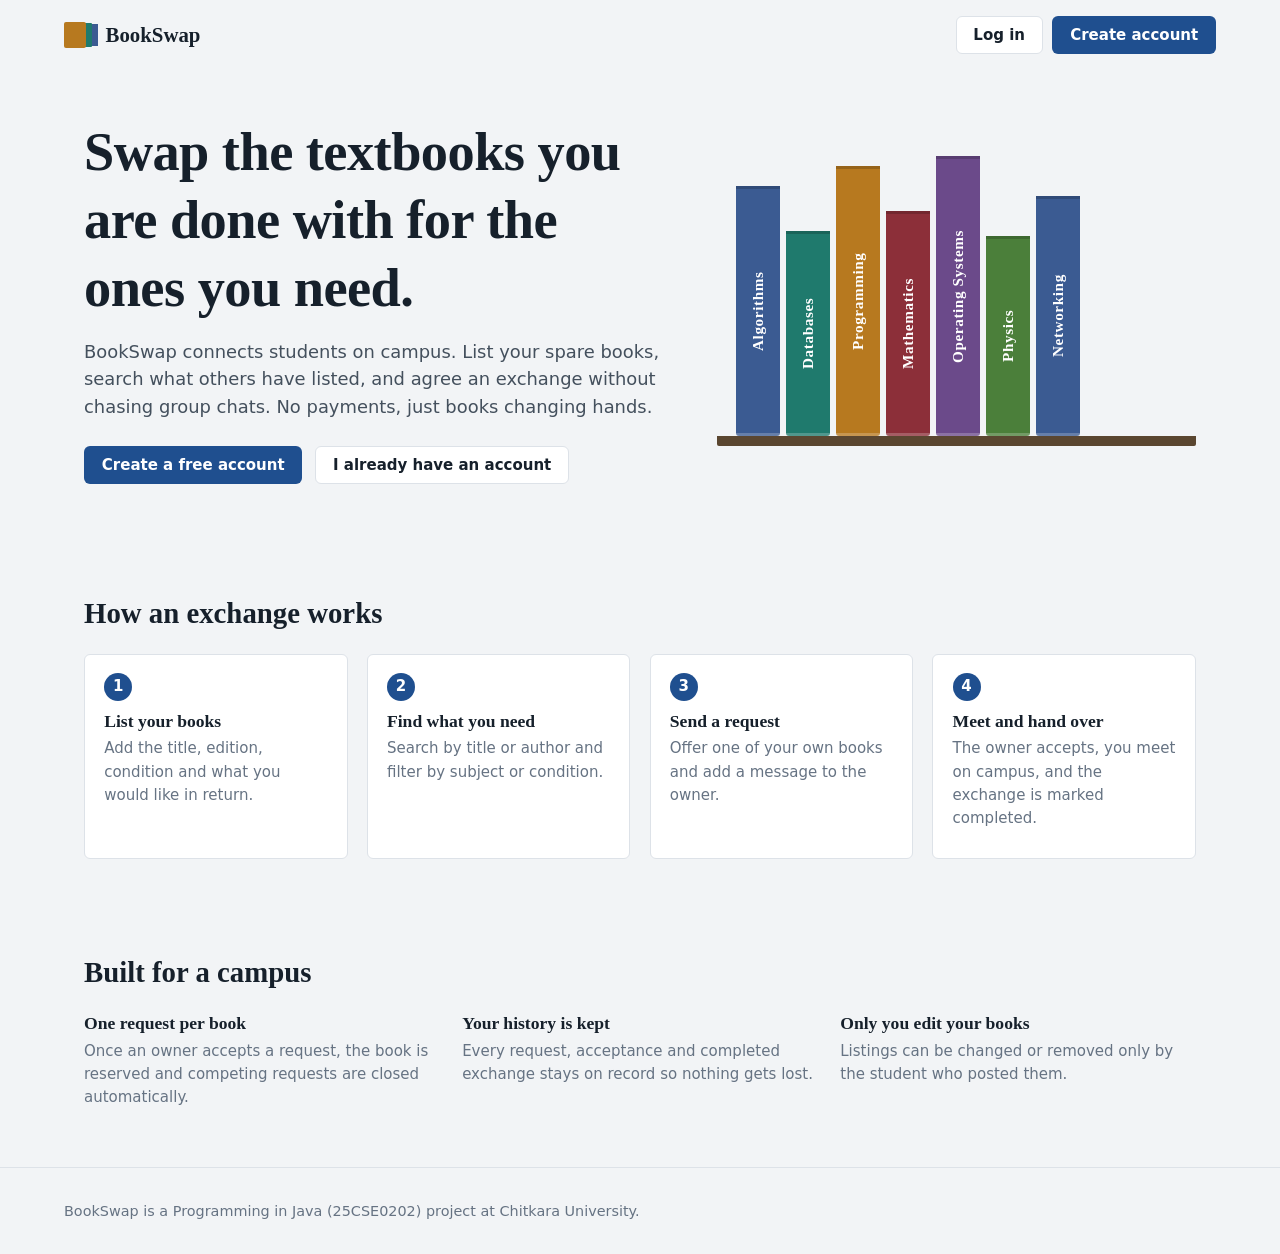
<file: src/main/webapp/index.html>
<!DOCTYPE html>
<html lang="en">
<head>
  <meta charset="UTF-8">
  <meta name="viewport" content="width=device-width, initial-scale=1">
  <title>BookSwap | Student book exchange</title>
  <link rel="stylesheet" href="css/style.css">
</head>
<body>
  <header class="site-header">
    <a class="brand" href="index.html"><span class="brand-mark" aria-hidden="true"></span>BookSwap</a>
    <nav class="site-nav" aria-label="Account">
      <a class="btn btn-ghost" href="login.html">Log in</a>
      <a class="btn btn-primary" href="register.html">Create account</a>
    </nav>
  </header>

  <main>
    <section class="hero">
      <div>
        <h1>Swap the textbooks you are done with for the ones you need.</h1>
        <p class="lead">BookSwap connects students on campus. List your spare books, search what others have listed, and agree an exchange without chasing group chats. No payments, just books changing hands.</p>
        <div class="hero-actions">
          <a class="btn btn-primary" href="register.html">Create a free account</a>
          <a class="btn btn-ghost" href="login.html">I already have an account</a>
        </div>
      </div>
      <div class="shelf" aria-hidden="true">
  <div class="spine" style="height:250px;background-color:var(--spine-3)">Algorithms</div>
  <div class="spine" style="height:205px;background-color:var(--spine-0)">Databases</div>
  <div class="spine" style="height:270px;background-color:var(--spine-2)">Programming</div>
  <div class="spine" style="height:225px;background-color:var(--spine-1)">Mathematics</div>
  <div class="spine" style="height:280px;background-color:var(--spine-5)">Operating Systems</div>
  <div class="spine" style="height:200px;background-color:var(--spine-4)">Physics</div>
  <div class="spine" style="height:240px;background-color:var(--spine-3)">Networking</div>
</div>
    </section>

    <section class="section" aria-labelledby="how">
      <h2 id="how">How an exchange works</h2>
      <ol class="steps">
        <li><h3>List your books</h3><p class="muted">Add the title, edition, condition and what you would like in return.</p></li>
        <li><h3>Find what you need</h3><p class="muted">Search by title or author and filter by subject or condition.</p></li>
        <li><h3>Send a request</h3><p class="muted">Offer one of your own books and add a message to the owner.</p></li>
        <li><h3>Meet and hand over</h3><p class="muted">The owner accepts, you meet on campus, and the exchange is marked completed.</p></li>
      </ol>
    </section>

    <section class="section" aria-labelledby="why">
      <h2 id="why">Built for a campus</h2>
      <div class="features">
        <div><h3>One request per book</h3><p class="muted">Once an owner accepts a request, the book is reserved and competing requests are closed automatically.</p></div>
        <div><h3>Your history is kept</h3><p class="muted">Every request, acceptance and completed exchange stays on record so nothing gets lost.</p></div>
        <div><h3>Only you edit your books</h3><p class="muted">Listings can be changed or removed only by the student who posted them.</p></div>
      </div>
    </section>
  </main>

  <footer class="site-footer">BookSwap is a Programming in Java (25CSE0202) project at Chitkara University.</footer>
</body>
</html>
</file>
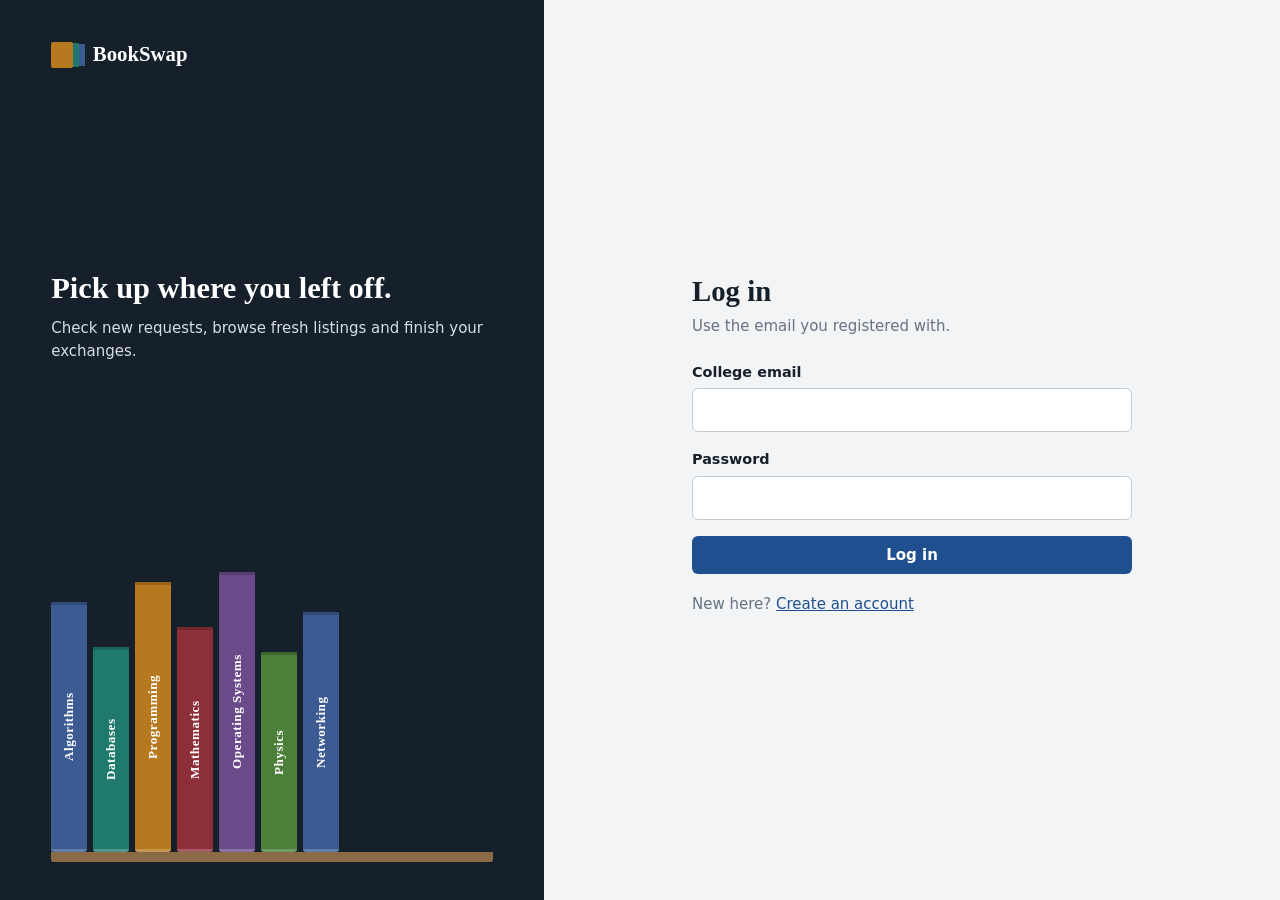
<file: src/main/webapp/login.html>
<!DOCTYPE html>
<html lang="en">
<head>
  <meta charset="UTF-8">
  <meta name="viewport" content="width=device-width, initial-scale=1">
  <title>Log in | BookSwap</title>
  <link rel="stylesheet" href="css/style.css">
</head>
<body>
  <div class="auth">
    <aside class="auth-side">
      <a class="brand" href="index.html" style="color:#fff"><span class="brand-mark" aria-hidden="true"></span>BookSwap</a>
      <div>
        <h2>Pick up where you left off.</h2>
        <p>Check new requests, browse fresh listings and finish your exchanges.</p>
      </div>
      <div class="shelf" aria-hidden="true">
  <div class="spine" style="height:250px;background-color:var(--spine-3)">Algorithms</div>
  <div class="spine" style="height:205px;background-color:var(--spine-0)">Databases</div>
  <div class="spine" style="height:270px;background-color:var(--spine-2)">Programming</div>
  <div class="spine" style="height:225px;background-color:var(--spine-1)">Mathematics</div>
  <div class="spine" style="height:280px;background-color:var(--spine-5)">Operating Systems</div>
  <div class="spine" style="height:200px;background-color:var(--spine-4)">Physics</div>
  <div class="spine" style="height:240px;background-color:var(--spine-3)">Networking</div>
</div>
    </aside>
    <main class="auth-main">
      <div class="auth-card">
        <h1>Log in</h1>
        <p class="muted">Use the email you registered with.</p>
        <div id="notice" class="notice" role="alert"></div>
        <form class="stack" method="post" action="login">
          <div class="field">
            <label for="email">College email</label>
            <input class="input" type="email" id="email" name="email" required autocomplete="username">
          </div>
          <div class="field">
            <label for="password">Password</label>
            <input class="input" type="password" id="password" name="password" required autocomplete="current-password">
          </div>
          <button class="btn btn-primary" type="submit">Log in</button>
        </form>
        <p class="alt">New here? <a href="register.html">Create an account</a></p>
      </div>
    </main>
  </div>
  <script src="js/app.js"></script>
</body>
</html>
</file>
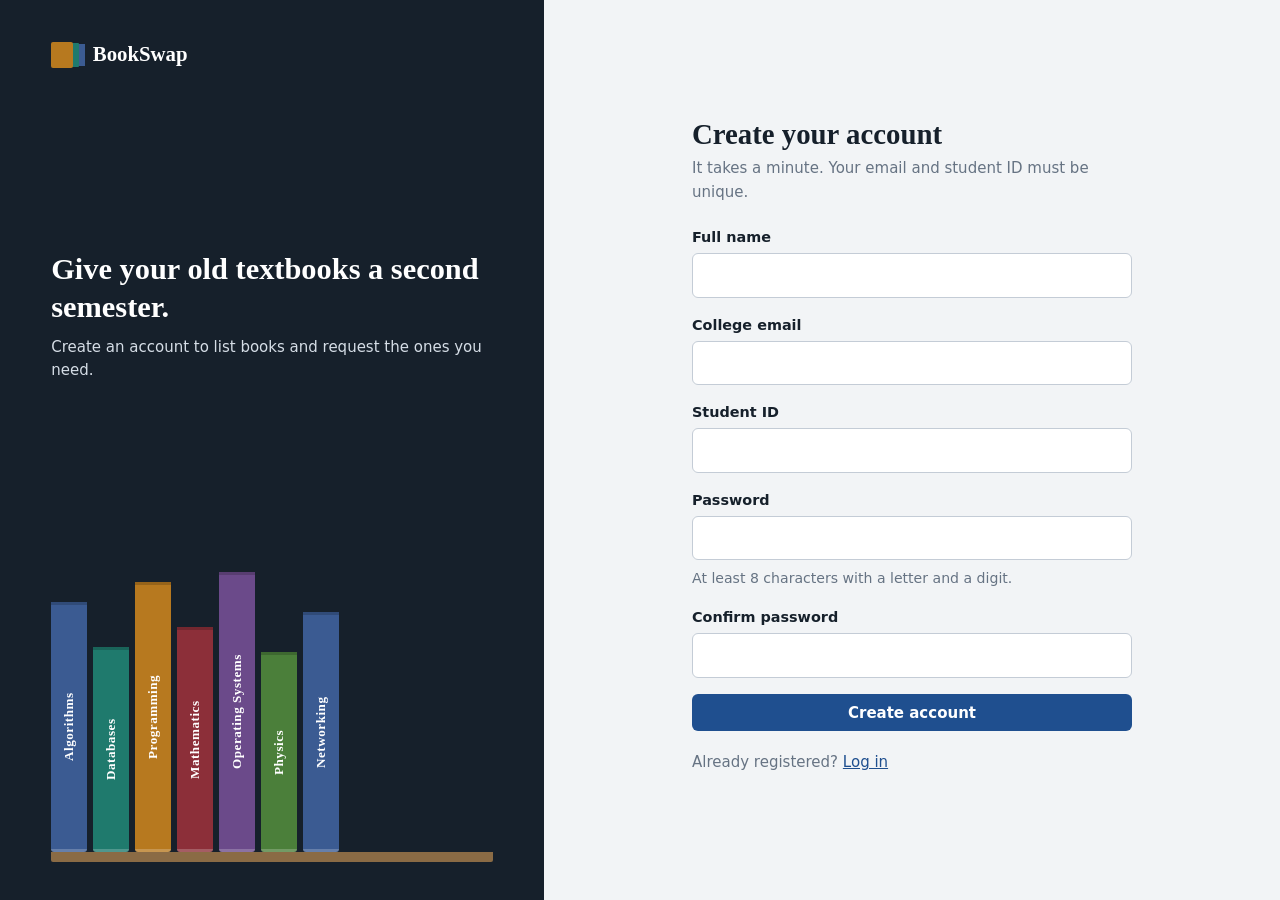
<file: src/main/webapp/register.html>
<!DOCTYPE html>
<html lang="en">
<head>
  <meta charset="UTF-8">
  <meta name="viewport" content="width=device-width, initial-scale=1">
  <title>Create account | BookSwap</title>
  <link rel="stylesheet" href="css/style.css">
</head>
<body>
  <div class="auth">
    <aside class="auth-side">
      <a class="brand" href="index.html" style="color:#fff"><span class="brand-mark" aria-hidden="true"></span>BookSwap</a>
      <div>
        <h2>Give your old textbooks a second semester.</h2>
        <p>Create an account to list books and request the ones you need.</p>
      </div>
      <div class="shelf" aria-hidden="true">
  <div class="spine" style="height:250px;background-color:var(--spine-3)">Algorithms</div>
  <div class="spine" style="height:205px;background-color:var(--spine-0)">Databases</div>
  <div class="spine" style="height:270px;background-color:var(--spine-2)">Programming</div>
  <div class="spine" style="height:225px;background-color:var(--spine-1)">Mathematics</div>
  <div class="spine" style="height:280px;background-color:var(--spine-5)">Operating Systems</div>
  <div class="spine" style="height:200px;background-color:var(--spine-4)">Physics</div>
  <div class="spine" style="height:240px;background-color:var(--spine-3)">Networking</div>
</div>
    </aside>
    <main class="auth-main">
      <div class="auth-card">
        <h1>Create your account</h1>
        <p class="muted">It takes a minute. Your email and student ID must be unique.</p>
        <div id="notice" class="notice" role="alert"></div>
        <form class="stack" method="post" action="register" data-match="password,confirmPassword">
          <div class="field">
            <label for="fullName">Full name</label>
            <input class="input" id="fullName" name="fullName" required maxlength="100" autocomplete="name">
          </div>
          <div class="field">
            <label for="email">College email</label>
            <input class="input" type="email" id="email" name="email" required maxlength="120" autocomplete="email">
          </div>
          <div class="field">
            <label for="studentId">Student ID</label>
            <input class="input" id="studentId" name="studentId" required maxlength="30">
          </div>
          <div class="field">
            <label for="password">Password</label>
            <input class="input" type="password" id="password" name="password" required minlength="8" autocomplete="new-password">
            <span class="hint">At least 8 characters with a letter and a digit.</span>
          </div>
          <div class="field">
            <label for="confirmPassword">Confirm password</label>
            <input class="input" type="password" id="confirmPassword" name="confirmPassword" required autocomplete="new-password">
          </div>
          <button class="btn btn-primary" type="submit">Create account</button>
        </form>
        <p class="alt">Already registered? <a href="login.html">Log in</a></p>
      </div>
    </main>
  </div>
  <script src="js/app.js"></script>
</body>
</html>
</file>
<file: src/main/webapp/css/style.css>
/* =====================================================================
   BookSwap design system
   Library-catalogue feel: ink sidebar, catalogue-blue actions, and book
   "spines" (a coloured edge per subject) as the one memorable element.
   ===================================================================== */
:root {
  --ink: #16202b;
  --ink-soft: #243241;
  --text: #25303c;
  --muted: #667383;
  --paper: #f2f4f6;
  --surface: #ffffff;
  --border: #dde2e8;
  --primary: #1f4f8f;
  --primary-dark: #173d70;
  --stamp: #b3382c;
  --ok: #1f7a4d;
  --warn: #9a6200;

  --spine-0: #1f7a6d;
  --spine-1: #8c2f39;
  --spine-2: #b7791f;
  --spine-3: #3b5b92;
  --spine-4: #4b7f3a;
  --spine-5: #6b4a8a;

  --font-body: "Segoe UI", system-ui, -apple-system, "Helvetica Neue", Arial, sans-serif;
  --font-head: "Iowan Old Style", "Palatino Linotype", Georgia, serif;
  --radius: 6px;
  --sidebar-w: 236px;
}

*, *::before, *::after { box-sizing: border-box; }
html { -webkit-text-size-adjust: 100%; }
body {
  margin: 0; font-family: var(--font-body); font-size: 15px; line-height: 1.55;
  color: var(--text); background: var(--paper);
}
h1, h2, h3 { font-family: var(--font-head); color: var(--ink); line-height: 1.25; margin: 0; }
p { margin: 0 0 .6rem; }
a { color: var(--primary); }
img { max-width: 100%; }
.muted { color: var(--muted); }
.small { font-size: .85rem; }
:focus-visible { outline: 3px solid #7aa5dd; outline-offset: 2px; }

/* ---------- buttons ---------- */
.btn {
  display: inline-flex; align-items: center; justify-content: center; gap: .4rem;
  padding: .55rem 1.05rem; border-radius: var(--radius); border: 1px solid transparent;
  font: inherit; font-weight: 600; text-decoration: none; cursor: pointer; line-height: 1.2;
  transition: background-color .15s, border-color .15s, color .15s;
}
.btn-primary { background: var(--primary); color: #fff; }
.btn-primary:hover { background: var(--primary-dark); }
.btn-ghost { background: var(--surface); color: var(--ink); border-color: var(--border); }
.btn-ghost:hover { border-color: #b9c2cc; background: #f8f9fa; }
.btn-danger { background: var(--surface); color: var(--stamp); border-color: #e4c2be; }
.btn-danger:hover { background: #fbefed; border-color: var(--stamp); }
.btn-sm { padding: .35rem .7rem; font-size: .85rem; }
.btn:disabled, .btn.is-loading { opacity: .7; cursor: progress; }
.btn.is-loading::after {
  content: ""; width: .9em; height: .9em; border-radius: 50%;
  border: 2px solid currentColor; border-right-color: transparent; animation: spin .7s linear infinite;
}
@keyframes spin { to { transform: rotate(360deg); } }

/* ---------- app shell ---------- */
.app { display: flex; min-height: 100vh; }
.sidebar {
  width: var(--sidebar-w); flex-shrink: 0; background: var(--ink); color: #d5dde6;
  display: flex; flex-direction: column; padding: 1.1rem .8rem; position: sticky; top: 0; height: 100vh;
}
.brand {
  display: flex; align-items: center; gap: .6rem; padding: .3rem .6rem 1.2rem;
  color: #fff; text-decoration: none; font-family: var(--font-head); font-size: 1.3rem; font-weight: 700;
}
.brand-mark {
  width: 22px; height: 26px; border-radius: 2px; background: var(--spine-2);
  box-shadow: 7px 0 0 -1px var(--spine-0), 14px 0 0 -2px var(--spine-3); margin-right: 10px;
}
.nav { display: flex; flex-direction: column; gap: 2px; }
.nav-link {
  display: block; padding: .55rem .75rem; border-radius: var(--radius); color: #c3ced9;
  text-decoration: none; border-left: 3px solid transparent;
}
.nav-link:hover { background: var(--ink-soft); color: #fff; }
.nav-link.active { background: var(--ink-soft); color: #fff; border-left-color: #e0a03c; font-weight: 600; }
.sidebar-foot { margin-top: auto; border-top: 1px solid #2c3b4b; padding-top: .8rem; }
.who { padding: 0 .75rem .4rem; font-weight: 600; color: #fff; overflow-wrap: anywhere; }
.main { flex: 1; min-width: 0; display: flex; flex-direction: column; }
.topbar { display: none; align-items: center; gap: .8rem; padding: .7rem 1rem; background: var(--surface); border-bottom: 1px solid var(--border); }
.menu-btn { font: inherit; font-weight: 600; padding: .4rem .8rem; border: 1px solid var(--border); border-radius: var(--radius); background: var(--surface); cursor: pointer; }
.topbar-title { font-family: var(--font-head); font-weight: 700; color: var(--ink); }
.content { padding: 1.8rem clamp(1rem, 3vw, 2.4rem) 3rem; max-width: 1180px; width: 100%; }

.page-head { display: flex; justify-content: space-between; align-items: flex-start; gap: 1rem; flex-wrap: wrap; margin-bottom: 1.3rem; }
.page-title { font-size: 1.9rem; }
.page-head p { margin: .2rem 0 0; }

/* ---------- notifications ---------- */
.flash {
  display: flex; justify-content: space-between; align-items: center; gap: 1rem;
  padding: .75rem 1rem; border-radius: var(--radius); margin-bottom: 1.2rem; border: 1px solid; font-weight: 500;
}
.flash-success { background: #e8f5ee; border-color: #b7dcc7; color: #17603b; }
.flash-error { background: #fbeceb; border-color: #eac3bf; color: #8c2a20; }
.flash-close { background: none; border: 0; font-size: 1.4rem; line-height: 1; cursor: pointer; color: inherit; }

/* ---------- panels, stats ---------- */
.panel { background: var(--surface); border: 1px solid var(--border); border-radius: var(--radius); padding: 1.2rem 1.3rem; margin-bottom: 1.4rem; }
.panel-head { display: flex; justify-content: space-between; align-items: center; margin-bottom: .9rem; gap: 1rem; }
.panel-head h2 { font-size: 1.2rem; }
.link { font-weight: 600; text-decoration: none; }
.link:hover { text-decoration: underline; }

.stats { display: grid; grid-template-columns: repeat(auto-fit, minmax(170px, 1fr)); gap: 1rem; margin-bottom: 1.5rem; }
.stat {
  display: flex; flex-direction: column; gap: .15rem; padding: 1rem 1.1rem; background: var(--surface);
  border: 1px solid var(--border); border-top: 3px solid var(--primary); border-radius: var(--radius);
  text-decoration: none; color: var(--text);
}
a.stat:hover { border-color: #b9c2cc; border-top-color: var(--primary); }
.stat:nth-child(2) { border-top-color: var(--spine-0); }
.stat:nth-child(3) { border-top-color: var(--spine-2); }
.stat:nth-child(4) { border-top-color: var(--spine-3); }
.stat:nth-child(5) { border-top-color: var(--spine-4); }
.stat-value { font-family: var(--font-head); font-size: 2rem; font-weight: 700; color: var(--ink); line-height: 1.1; }
.stat-label { color: var(--muted); font-size: .9rem; }
.stats-compact { margin: 1.2rem 0 0; grid-template-columns: repeat(auto-fit, minmax(130px, 1fr)); }
.stats-compact .stat { padding: .7rem .9rem; }
.stats-compact .stat-value { font-size: 1.5rem; }

/* ---------- tables, badges ---------- */
.table-wrap { overflow-x: auto; }
.table { width: 100%; border-collapse: collapse; min-width: 560px; }
.table th { text-align: left; font-weight: 600; color: var(--muted); font-size: .85rem; padding: .55rem .7rem; border-bottom: 1px solid var(--border); white-space: nowrap; }
.table td { padding: .75rem .7rem; border-bottom: 1px solid #edf0f3; vertical-align: top; }
.table tr:last-child td { border-bottom: 0; }
.table .actions { white-space: nowrap; }
.actions { display: flex; gap: .5rem; flex-wrap: wrap; align-items: center; }
.inline-form { display: inline-flex; margin: 0; }
.details { min-width: 180px; }
.you { font-size: .72rem; background: #e6eef8; color: var(--primary); padding: .05rem .4rem; border-radius: 999px; font-weight: 600; }

.badge { display: inline-block; padding: .12rem .6rem; border-radius: 999px; font-size: .78rem; font-weight: 600; border: 1px solid transparent; white-space: nowrap; }
.badge-ok, .badge-accepted, .badge-completed { background: #e8f5ee; color: #17603b; border-color: #c4e3d2; }
.badge-warn, .badge-pending { background: #fdf3e0; color: #82520a; border-color: #f0dcae; }
.badge-muted, .badge-cancelled { background: #eef0f3; color: #566170; border-color: #dce0e5; }
.badge-rejected { background: #fbeceb; color: #8c2a20; border-color: #eac3bf; }
.badge-completed { background: #e6eef8; color: #1f4f8f; border-color: #c5d6ec; }

.empty { text-align: center; padding: 2.4rem 1rem; background: var(--surface); border: 1px dashed #c9d1da; border-radius: var(--radius); }
.panel .empty { border: 0; padding: 1.6rem 1rem; }
.empty h3 { font-size: 1.15rem; margin-bottom: .3rem; }
.empty p { color: var(--muted); margin-bottom: 1rem; }

/* ---------- forms ---------- */
.field { display: flex; flex-direction: column; gap: .3rem; }
.field label { font-weight: 600; font-size: .9rem; color: var(--ink); }
.input, .select {
  width: 100%; padding: .6rem .75rem; font: inherit; color: var(--text); background: #fff;
  border: 1px solid #c4ccd6; border-radius: var(--radius);
}
.input:focus, .select:focus { border-color: var(--primary); outline: 3px solid #cfe0f5; }
textarea.input { resize: vertical; }
.select-sm { padding: .3rem .5rem; font-size: .88rem; width: auto; }
.form-grid { display: grid; grid-template-columns: repeat(2, minmax(0, 1fr)); gap: 1rem 1.2rem; }
.field-wide { grid-column: 1 / -1; }
.form-actions { display: flex; gap: .7rem; flex-wrap: wrap; }
.stack { display: flex; flex-direction: column; gap: 1rem; }
.hint { color: var(--muted); font-size: .88rem; margin: .2rem 0 0; }

/* ---------- explore ---------- */
.filters { display: flex; gap: .6rem; flex-wrap: wrap; margin-bottom: 1rem; }
.filters .search-input { flex: 1 1 260px; width: auto; }
.filters .select { width: auto; flex: 0 1 180px; }
.result-count { margin-bottom: .8rem; }
.book-grid { display: grid; grid-template-columns: repeat(auto-fill, minmax(290px, 1fr)); gap: 1.1rem; }

.book-card {
  --spine: var(--spine-3);
  position: relative; display: flex; flex-direction: column; background: var(--surface);
  border: 1px solid var(--border); border-radius: 3px var(--radius) var(--radius) 3px; overflow: hidden;
  padding-left: 16px;
}
.book-card::before, .request-summary::before {
  content: ""; position: absolute; left: 0; top: 0; bottom: 0; width: 16px; background-color: var(--spine);
  background-image: linear-gradient(90deg, rgba(0,0,0,.2) 0 2px, transparent 2px 5px, rgba(255,255,255,.28) 5px 6px, transparent 6px);
}
.spine-0 { --spine: var(--spine-0); } .spine-1 { --spine: var(--spine-1); } .spine-2 { --spine: var(--spine-2); }
.spine-3 { --spine: var(--spine-3); } .spine-4 { --spine: var(--spine-4); } .spine-5 { --spine: var(--spine-5); }
.book-card-body { padding: 1rem 1.1rem .6rem; flex: 1; }
.book-card-top { display: flex; justify-content: space-between; align-items: center; gap: .5rem; margin-bottom: .5rem; }
.subject { font-size: .85rem; font-weight: 600; color: var(--spine); }
.book-card h3 { font-size: 1.15rem; margin-bottom: .1rem; }
.author { color: var(--muted); margin-bottom: .7rem; }
.meta { display: flex; gap: 1.6rem; margin: 0 0 .7rem; }
.meta div { display: flex; flex-direction: column; }
.meta dt { font-size: .78rem; color: var(--muted); }
.meta dd { margin: 0; font-weight: 600; }
.more { margin-bottom: .6rem; font-size: .9rem; }
.more summary { cursor: pointer; color: var(--primary); font-weight: 600; }
.more p { margin: .4rem 0 0; }
.owner { font-size: .88rem; color: var(--muted); margin: 0; border-top: 1px solid #edf0f3; padding-top: .6rem; }
.book-card-foot { padding: .3rem 1.1rem 1rem; }
.book-card-foot .btn { width: 100%; }
.request-summary { position: relative; padding-left: 2.2rem; overflow: hidden; --spine: var(--spine-3); }
.request-summary h2 { font-size: 1.35rem; }

/* ---------- requests, history, profile ---------- */
.tabs { display: flex; gap: .3rem; flex-wrap: wrap; border-bottom: 1px solid var(--border); margin-bottom: 1.2rem; }
.tab { padding: .6rem 1rem; text-decoration: none; color: var(--muted); font-weight: 600; border-bottom: 3px solid transparent; margin-bottom: -1px; }
.tab:hover { color: var(--ink); }
.tab.active { color: var(--primary); border-bottom-color: var(--primary); }
.dot { display: inline-block; width: 8px; height: 8px; border-radius: 50%; background: var(--stamp); margin-left: .3rem; }
.req-list { display: grid; gap: 1rem; }
.req-card { background: var(--surface); border: 1px solid var(--border); border-radius: var(--radius); padding: 1rem 1.2rem; }
.req-head { display: flex; justify-content: space-between; align-items: center; gap: .8rem; margin-bottom: .5rem; }
.req-head h3 { font-size: 1.1rem; }
blockquote { margin: .6rem 0; padding: .5rem .9rem; border-left: 3px solid var(--border); background: #f7f8fa; color: #404c59; }
.req-foot { display: flex; justify-content: space-between; align-items: center; gap: 1rem; flex-wrap: wrap; margin-top: .8rem; padding-top: .8rem; border-top: 1px solid #edf0f3; }
.timeline { list-style: none; margin: 0; padding: 0; }
.timeline li { padding: .55rem 0; border-bottom: 1px solid #edf0f3; }
.timeline li:last-child { border-bottom: 0; }
.profile-top { display: flex; gap: 1.1rem; align-items: center; }
.profile-top h2 { font-size: 1.5rem; }
.profile-top p { margin: .1rem 0 0; }
.avatar { width: 62px; height: 62px; flex-shrink: 0; border-radius: 4px 12px 12px 4px; background: var(--spine-0); color: #fff; font: 700 1.7rem var(--font-head); display: flex; align-items: center; justify-content: center; box-shadow: inset 8px 0 0 rgba(0,0,0,.18); }
.two-col { display: grid; grid-template-columns: repeat(2, minmax(0, 1fr)); gap: 1.4rem; }

/* ---------- public pages (landing, login, register) ---------- */
.site-header { display: flex; justify-content: space-between; align-items: center; gap: 1rem; padding: 1rem clamp(1rem, 5vw, 4rem); }
.site-header .brand { color: var(--ink); padding: 0; }
.site-nav { display: flex; gap: .6rem; align-items: center; }
.hero { display: grid; grid-template-columns: minmax(0, 1.1fr) minmax(0, .9fr); gap: 3rem; align-items: center; padding: 3rem clamp(1rem, 5vw, 4rem) 4rem; max-width: 1240px; margin: 0 auto; }
.hero h1 { font-size: clamp(2.2rem, 4.6vw, 3.4rem); letter-spacing: -.01em; margin-bottom: 1rem; }
.hero p.lead { font-size: 1.12rem; color: #44505d; max-width: 34em; margin-bottom: 1.6rem; }
.hero-actions { display: flex; gap: .8rem; flex-wrap: wrap; }
.shelf { display: flex; align-items: flex-end; gap: 6px; padding: 0 1.2rem; border-bottom: 10px solid #5a4630; border-radius: 2px; min-height: 280px; }
.spine { writing-mode: vertical-rl; transform: rotate(180deg); display: flex; align-items: center; justify-content: center;
  color: #fff; font: 600 .95rem var(--font-head); letter-spacing: .04em; padding: .8rem 0; width: 44px; border-radius: 3px 3px 0 0;
  background-image: linear-gradient(0deg, rgba(0,0,0,.18) 0 3px, transparent 3px calc(100% - 3px), rgba(255,255,255,.22) calc(100% - 3px));
}
.section { padding: 3rem clamp(1rem, 5vw, 4rem); max-width: 1240px; margin: 0 auto; }
.section > h2 { font-size: 1.8rem; margin-bottom: 1.4rem; }
.steps { list-style: none; padding: 0; margin: 0; display: grid; grid-template-columns: repeat(auto-fit, minmax(210px, 1fr)); gap: 1.2rem; counter-reset: step; }
.steps li { background: var(--surface); border: 1px solid var(--border); border-radius: var(--radius); padding: 1.1rem 1.2rem; counter-increment: step; }
.steps li::before { content: counter(step); display: inline-flex; width: 28px; height: 28px; border-radius: 50%; background: var(--primary); color: #fff; align-items: center; justify-content: center; font-weight: 700; margin-bottom: .6rem; }
.steps h3 { font-size: 1.1rem; margin-bottom: .3rem; }
.features { display: grid; grid-template-columns: repeat(auto-fit, minmax(260px, 1fr)); gap: 1.4rem; }
.features h3 { font-size: 1.1rem; margin-bottom: .3rem; }
.site-footer { padding: 2rem clamp(1rem, 5vw, 4rem); border-top: 1px solid var(--border); color: var(--muted); font-size: .9rem; }

.auth { min-height: 100vh; display: grid; grid-template-columns: minmax(0, .85fr) minmax(0, 1.15fr); }
.auth-side { background: var(--ink); color: #d5dde6; padding: 2.4rem clamp(1.4rem, 4vw, 3.4rem); display: flex; flex-direction: column; justify-content: space-between; gap: 2rem; }
.auth-side .brand { padding: 0; }
.auth-side h2 { color: #fff; font-size: 1.9rem; margin-bottom: .6rem; }
.auth-side .shelf { border-bottom-color: #8a6b45; min-height: 190px; padding: 0; }
.auth-side .spine { width: 36px; font-size: .82rem; }
.auth-main { display: flex; align-items: center; justify-content: center; padding: 2rem 1.2rem; }
.auth-card { width: 100%; max-width: 440px; }
.auth-card h1 { font-size: 1.8rem; margin-bottom: .3rem; }
.auth-card .stack { margin-top: 1.4rem; }
.auth-card .alt { margin-top: 1.2rem; color: var(--muted); }
.notice { display: none; padding: .7rem .9rem; border-radius: var(--radius); margin-top: 1rem; border: 1px solid; font-weight: 500; }
.notice.show { display: block; }
.notice.error { background: #fbeceb; border-color: #eac3bf; color: #8c2a20; }
.notice.success { background: #e8f5ee; border-color: #b7dcc7; color: #17603b; }
.error-page { min-height: 100vh; display: flex; align-items: center; justify-content: center; text-align: center; padding: 1.5rem; }
.error-page h1 { font-size: 2rem; margin-bottom: .5rem; }

/* ---------- responsive ---------- */
@media (max-width: 900px) {
  .app { display: block; }
  .sidebar { position: fixed; z-index: 30; left: 0; top: 0; transform: translateX(-100%); transition: transform .2s; width: 260px; }
  .sidebar.open { transform: none; box-shadow: 0 0 0 100vmax rgba(10, 20, 30, .45); }
  .topbar { display: flex; position: sticky; top: 0; z-index: 10; }
  .two-col, .hero, .auth { grid-template-columns: 1fr; }
  .hero { gap: 2rem; padding-top: 1.5rem; }
  .auth-side { padding-bottom: 1.6rem; }
  .auth-side .shelf { display: none; }
}
@media (max-width: 600px) {
  .form-grid { grid-template-columns: 1fr; }
  .page-title { font-size: 1.55rem; }
  .filters .select { flex: 1 1 100%; }
  .shelf { min-height: 220px; }
  .spine { width: 36px; font-size: .82rem; }
}
@media (prefers-reduced-motion: reduce) {
  * { transition: none !important; animation-duration: .01ms !important; }
}
</file>
